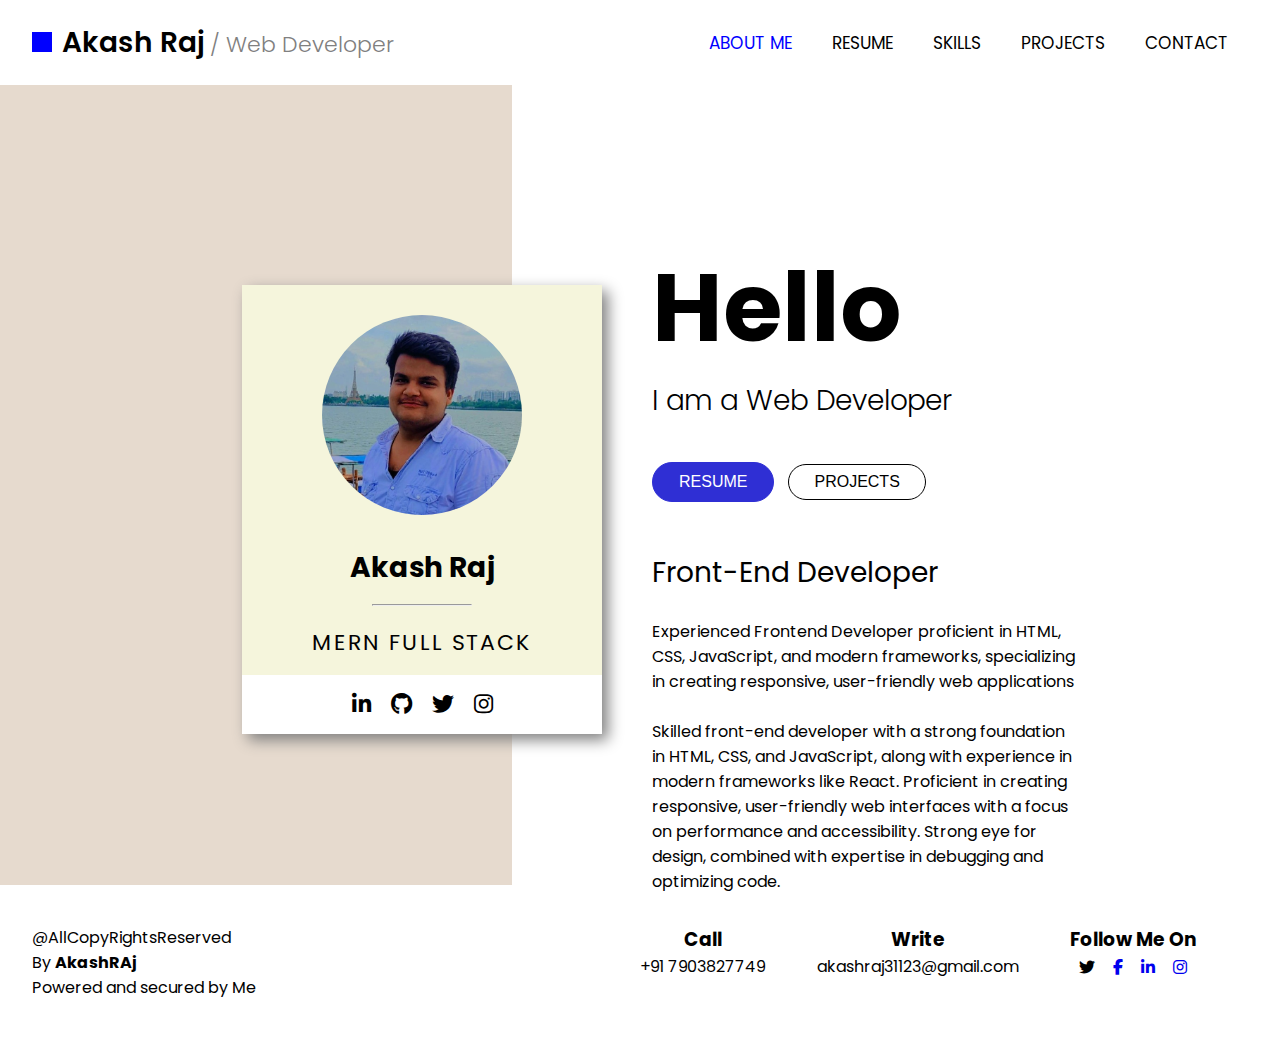
<file: index.html>
<!DOCTYPE html>
<html lang="en">

<head>
    <meta charset="UTF-8">
    <meta http-equiv="X-UA-Compatible" content="IE=edge">
    <meta name="viewport" content="width=device-width, initial-scale=1.0">
    <title>Hello Website</title>

    <link rel="stylesheet" href="./Personal_Portfolio/Style.css">

    <link rel="preconnect" href="https://fonts.googleapis.com">
    <link rel="preconnect" href="https://fonts.gstatic.com" crossorigin>
    <link
        href="https://fonts.googleapis.com/css2?family=Poppins:ital,wght@0,100;0,200;0,300;0,400;0,500;0,600;0,700;0,800;0,900;1,100;1,200;1,300;1,400;1,500;1,600;1,700;1,800;1,900&display=swap"
        rel="stylesheet">

    <link rel="stylesheet" href="https://cdnjs.cloudflare.com/ajax/libs/font-awesome/6.6.0/css/all.min.css">

</head>

<body>
    <div class="uni header-main-div">
        <div class="center">
            <header class="uni">
                <div class="left-side-header">
                    <a href="./index.html"><h2><span></span>Akash Raj<span>/ Web Developer</span></h2></a>
                </div>

                <div class="right-side-header">
                    <ul>
                        <li><a href="./index.html">About Me</a></li>
                        <li><a href="./Personal_Portfolio/Resume.html">Resume</a></li>
                        <li><a href="./Personal_Portfolio/Skills.html">Skills</a></li>
                        <li><a href="./Personal_Portfolio/Projects.html">Projects</a></li>
                        <li><a href="./Personal_Portfolio/Contact.html">Contact</a></li>
                    </ul>

                    <div class="cross-icon">
                        <i class="fa-solid fa-x"></i>
                    </div>
                </div>

                <div class="menu-icon">
                    <p><i class="fa-solid fa-bars"></i></p>
                </div>
            </header>
        </div>
    </div>

    <!-- Main contant starts from here -->
    
    <div class="main uni smoke-animation">

        <div class="left-side-main">
            <div class="profile">
                <img src="myimage.jpg" alt="">
                <h2>Akash Raj</h2>
                <hr>
                <p>Mern Full Stack</p>
                <ul>
                    <li><a href="https://www.linkedin.com/in/akash-raj-4937b421b/"><i class="fa-brands fa-linkedin-in"></i></a></li>
                    <li><a href="https://github.com/akashraj2022"><i class="fa-brands fa-github"></i></a></li>
                    <li><a href=""><i class="fa-brands fa-twitter"></i></a></li>
                    <li><a href="https://www.instagram.com/akash.r.aj/" target="_blank"><i class="fa-brands fa-instagram"></i></a></li>
                </ul>
            </div>
        </div>

        <div class="right-side-main">
            <div class="right-side-main-contant">
                <h1>Hello</h1>
                <h2>I am a Web Developer</h2>

                <ul>
                    <li>
                        <button><a href="./Personal_Portfolio/Resume.html">Resume</a></button>
                        <button><a href="./Personal_Portfolio/Projects.html">Projects</a></button>
                    </li>
                </ul>
                   <h2><b>Front-End Developer</b></h2>
                   <p>Experienced Frontend Developer proficient in HTML, CSS, JavaScript, and modern frameworks, 
                    specializing in creating responsive, user-friendly web applications</p><br>
                <p> Skilled front-end developer with a strong foundation in HTML, CSS, and JavaScript, along with experience in modern frameworks 
like React. Proficient in creating responsive, user-friendly web interfaces with a focus on performance and 
accessibility. Strong eye for design, combined with expertise in debugging and optimizing code.
                    
                    <br><br>
                </p>

            </div>
        </div>
    </div>

    <!-- Footer starts from here -->

<div class="uni footer-bg">
    <div class="center">
    <footer class="uni">
        <div class="left-side-footer">
            <p>
                @AllCopyRightsReserved<br>
              By <b>AkashRAj</b> 

            </p>
            <p>Powered and secured by Me</p>
        </div>

        <div class="right-side-footer">
            <ul>
                <li>
                    <h3>Call</h3>
                    <p>+91 7903827749</p>
                </li>
                <li>
                    <h3>Write</h3>
                    <p>akashraj31123@gmail.com</p>
                </li>
                <li>
                    <h3>Follow Me On</h3>
                    <p>
                              <i class="fa-brands fa-twitter"></i>
                            <a href="https://www.facebook.com/akashraj.1122/"><i class="fa-brands fa-facebook-f"></i></a>
                            <a href="https://www.linkedin.com/in/akash-raj-4937b421b/"><i class="fa-brands fa-linkedin-in"></i></a>
                            <a href="https://www.instagram.com/akash.r.aj/" target="_blank"><i class="fa-brands fa-instagram"></i>
                    </p>
                </li>
            </ul>
        </div>
    </footer>
    </div>
    </div>


    <script src="./Personal_Portfolio/Script.js"></script>
</body>

</html>
</file>
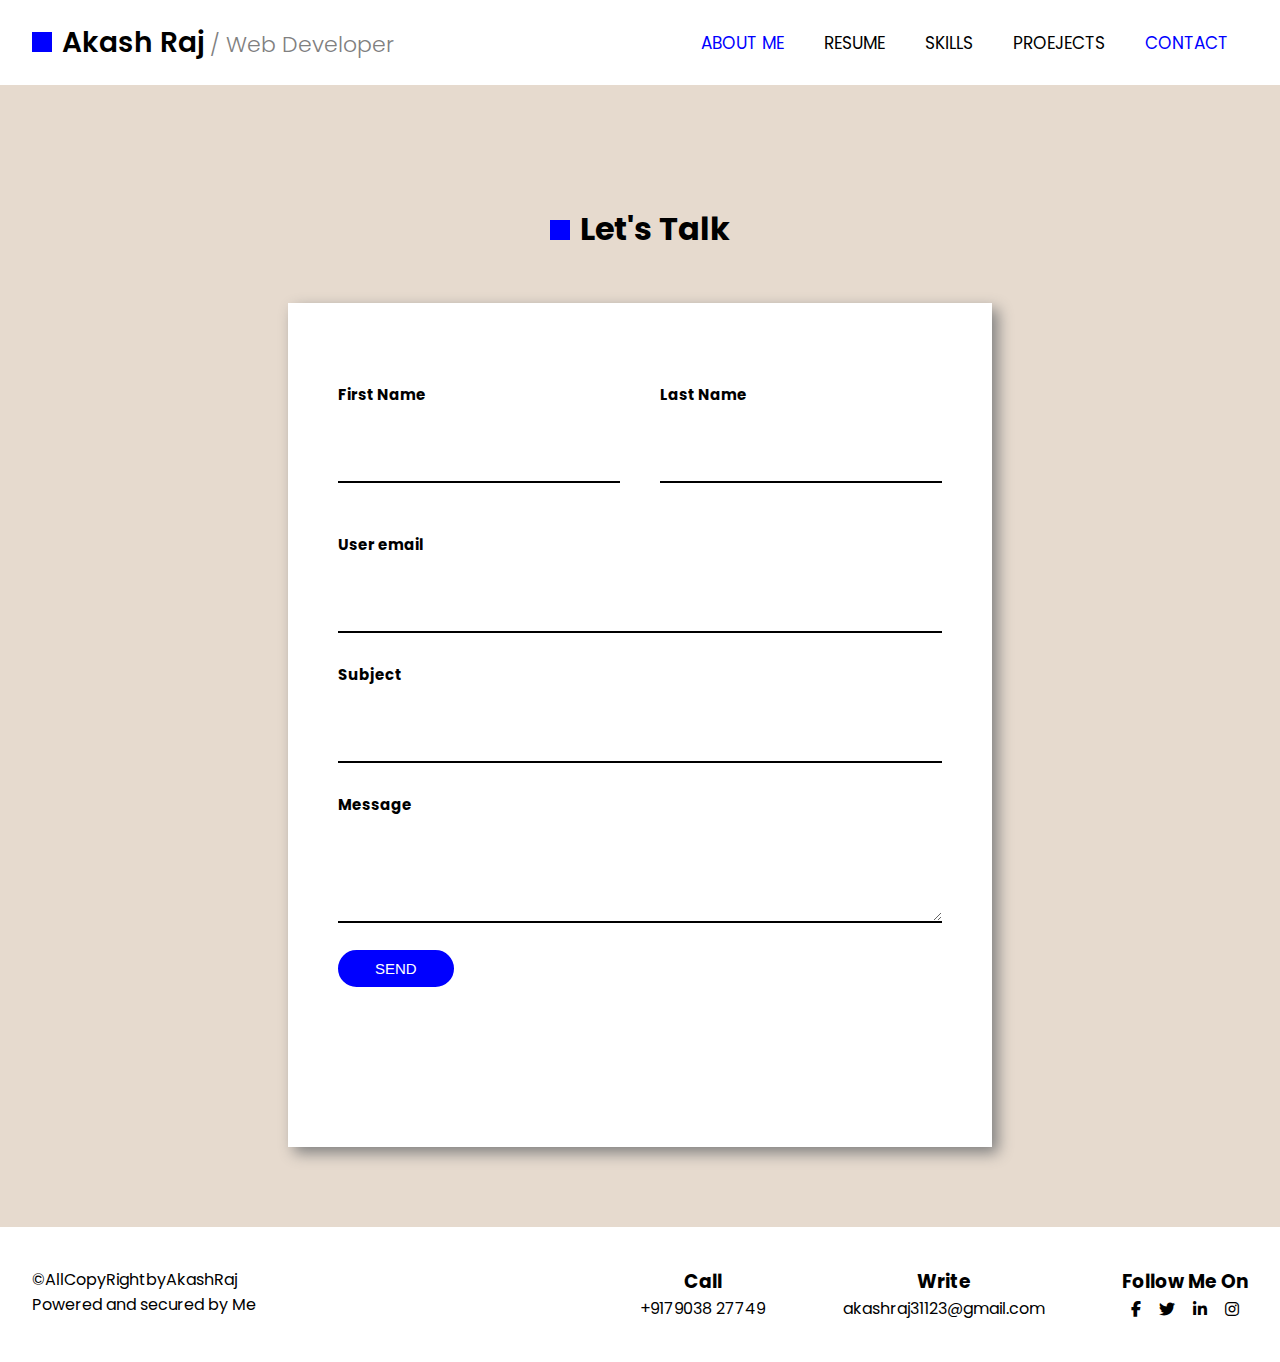
<file: Personal_Portfolio/Contact.html>
<!DOCTYPE html>
<html lang="en">

<head>
    <meta charset="UTF-8">
    <meta name="viewport" content="width=device-width, initial-scale=1.0">
    <title>Contact Page</title>


    <link rel="stylesheet" href="./Style.css">
    <link rel="stylesheet" href="./Project.css">
    <link rel="stylesheet" href="./Contact.css">



    <link rel="preconnect" href="https://fonts.googleapis.com">
    <link rel="preconnect" href="https://fonts.gstatic.com" crossorigin>
    <link
        href="https://fonts.googleapis.com/css2?family=Poppins:ital,wght@0,100;0,200;0,300;0,400;0,500;0,600;0,700;0,800;0,900;1,100;1,200;1,300;1,400;1,500;1,600;1,700;1,800;1,900&display=swap"
        rel="stylesheet">

    <link rel="stylesheet" href="https://cdnjs.cloudflare.com/ajax/libs/font-awesome/6.6.0/css/all.min.css">



</head>

<body>

    <div class="uni header-main-div">
        <div class="center">
            <header class="uni">
                <div class="left-side-header">
                    <a href="../index.html">
                        <h2><span></span>Akash Raj<span>/ Web Developer</span></h2>
                    </a>
                </div>

                <div class="right-side-header">
                    <ul>
                        <li><a href="../index.html">About Me</a></li>
                        <li><a href="./Resume.html">Resume</a></li>
                        <li><a href="./Skills.html">Skills</a></li>
                        <li><a href="./Projects.html">Proejects</a></li>
                        <li><a href="./Contact.html" style="color: blue;">Contact</a></li>
                    </ul>

                    <div class="cross-icon">
                        <i class="fa-solid fa-x"></i>
                    </div>
                </div>

                <div class="menu-icon">
                    <p><i class="fa-solid fa-bars"></i></p>
                </div>
            </header>
        </div>
    </div>

    <!-- main section starts here -->
    <main class="smoke-animation">

        <div class="uni">
            <div class="project-center">
                <div class="let-heading">
                    <h2><span></span>Let's Talk</h2>
                </div>

                <div class="contact-form">
                    <div class="user-names">
                        <div class="name-inputs">
                        <label for="first-name">First Name</label>
                        <input type="text">
                        </div>
                        <div class="name-inputs">
                        <label for="first-name">Last  Name</label>

                        <input type="text">
                        </div>


                    </div>

                    <div class="user-email">
                        <label for="email">User email</label>
                        <input type="email">
                    </div>

                    <div class="user-subject">
                        <label for="subject">Subject</label>
                        <input type="text">
                    </div>

                    <div class="user-message">
                        <label for="message">Message</label>
                        <textarea rows="7"></textarea>
                    </div>

                    <button>Send</button>
                </div>
            </div>
        </div>
    </main>


    <!-- Footer starts from here -->

    <div class="uni footer-bg">
        <div class="center">
            <footer class="uni">
                <div class="left-side-footer">
                    <p>
                        ©AllCopyRightbyAkashRaj</p>
                    <p>Powered and secured by Me</p>
                </div>

                <div class="right-side-footer">
                    <ul>
                        <li>
                            <h3>Call</h3>                    
                            <p>+9179038 27749</p>
                        </li>
                        <li>
                            <h3>Write</h3>
                            <p>akashraj31123@gmail.com</p>
                        </li>
                        <li>
                            <h3>Follow Me On</h3>
                            <p>
                                <i class="fa-brands fa-facebook-f"></i>
                                <i class="fa-brands fa-twitter"></i>
                                <i class="fa-brands fa-linkedin-in"></i>
                                <i class="fa-brands fa-instagram"></i>
                            </p>
                        </li>
                    </ul>
                </div>
            </footer>
        </div>
    </div>


    <script src="./Script.js"></script>
</body>

</html>
</file>
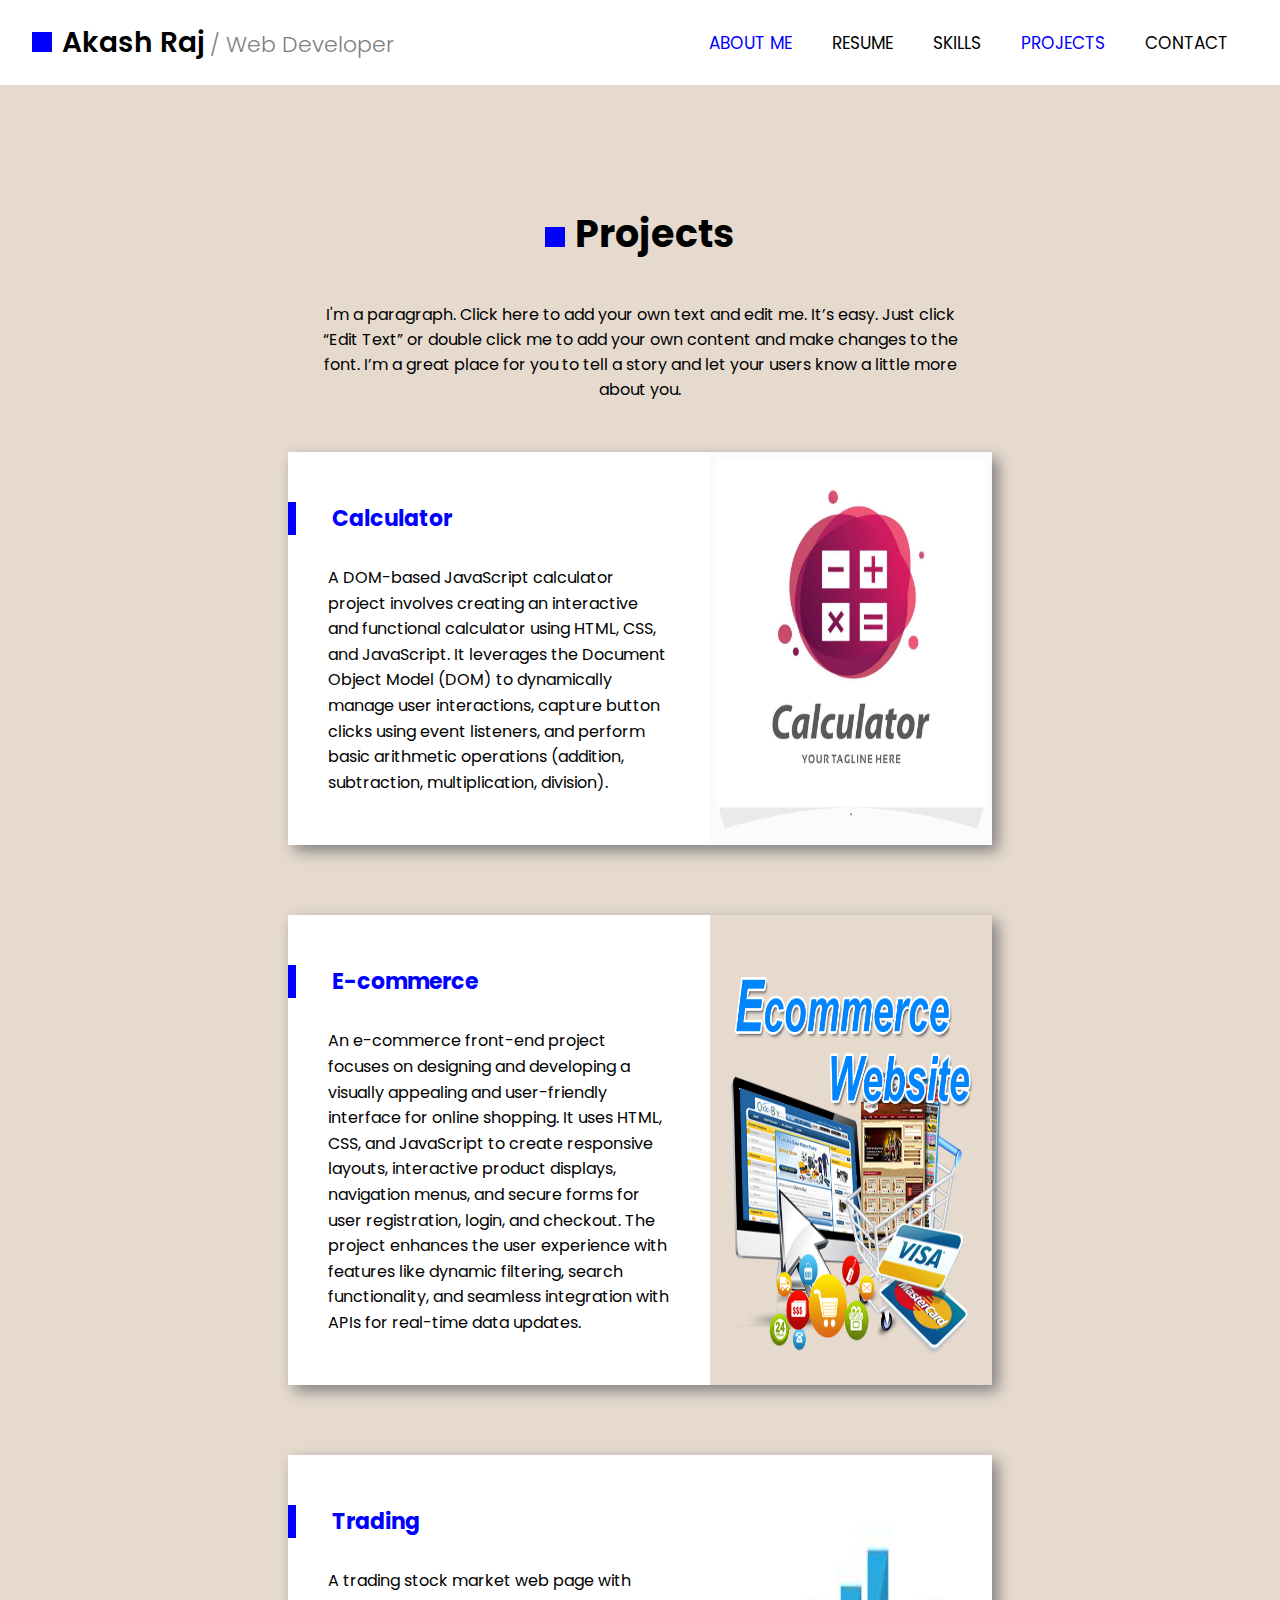
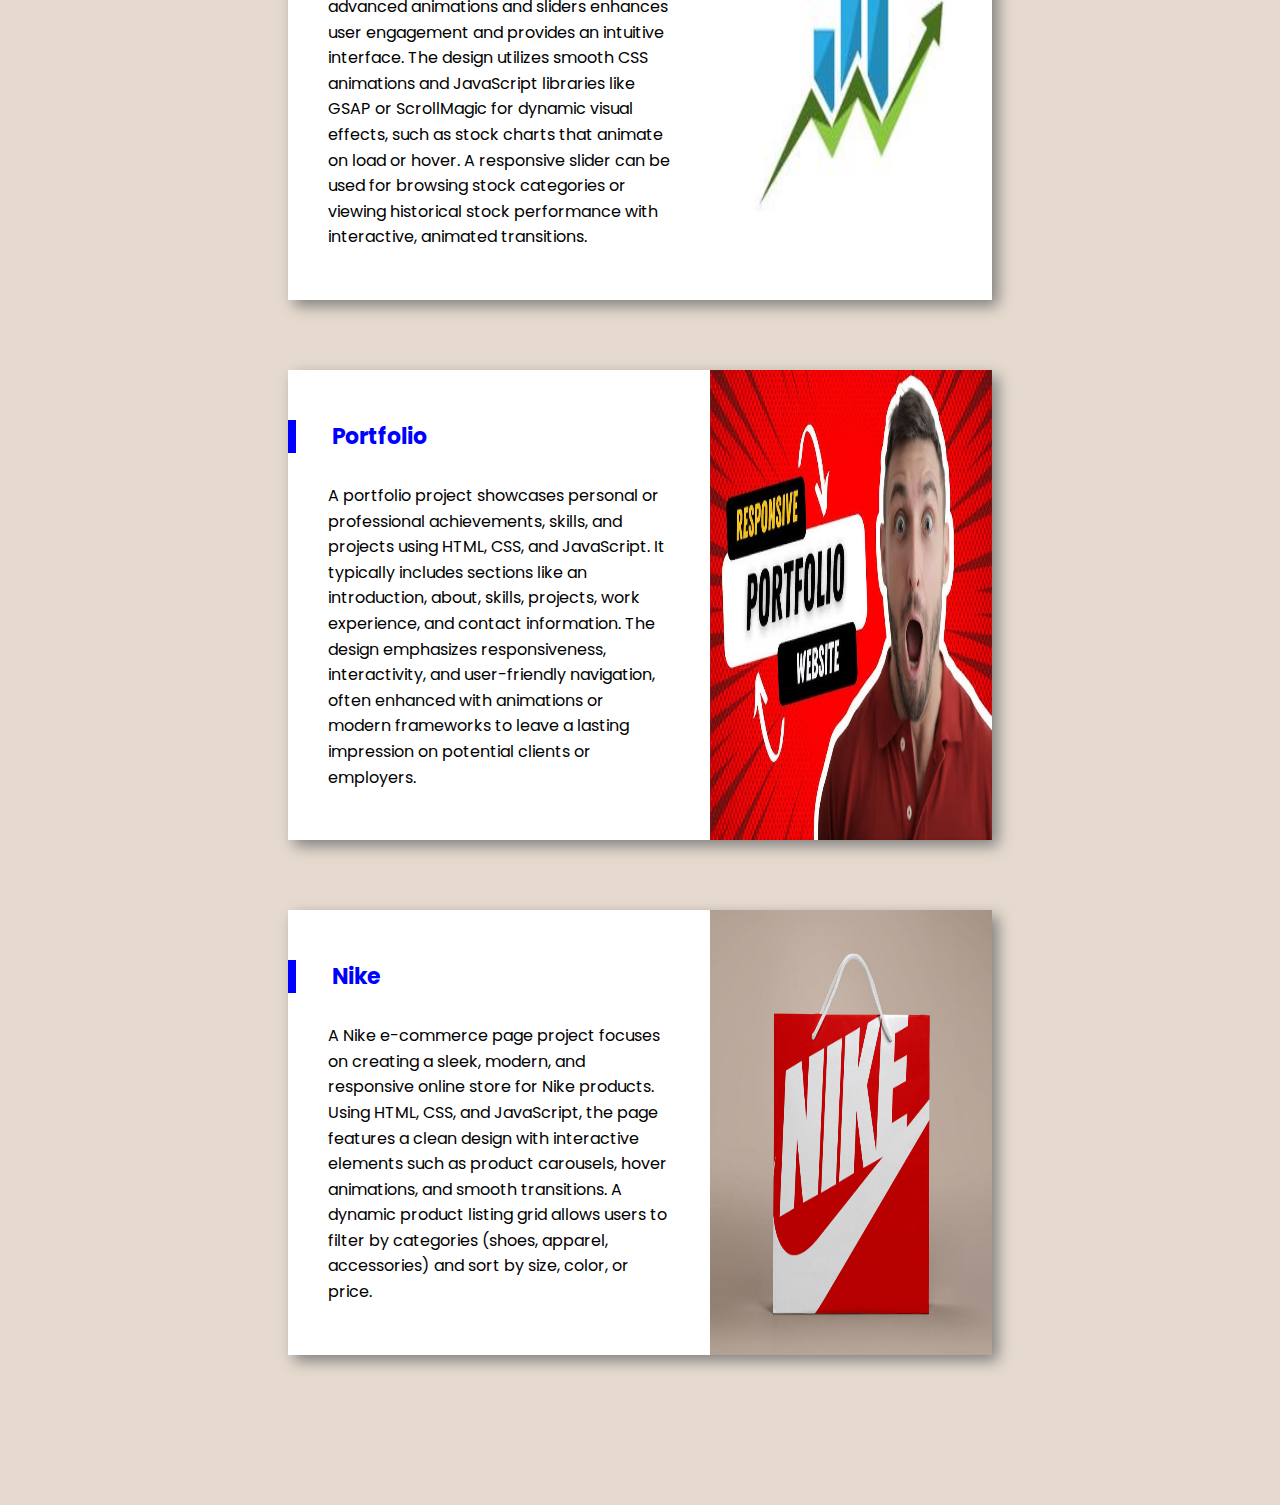
<file: Personal_Portfolio/Projects.html>
<!DOCTYPE html>
<html lang="en">
<head>
    <meta charset="UTF-8">
    <meta name="viewport" content="width=device-width, initial-scale=1.0">
    <title>Document</title>

    
    <link rel="stylesheet" href="./Style.css">
    <link rel="stylesheet" href="./Project.css">

    <link rel="preconnect" href="https://fonts.googleapis.com">
    <link rel="preconnect" href="https://fonts.gstatic.com" crossorigin>
    <link
        href="https://fonts.googleapis.com/css2?family=Poppins:ital,wght@0,100;0,200;0,300;0,400;0,500;0,600;0,700;0,800;0,900;1,100;1,200;1,300;1,400;1,500;1,600;1,700;1,800;1,900&display=swap"
        rel="stylesheet">

    <link rel="stylesheet" href="https://cdnjs.cloudflare.com/ajax/libs/font-awesome/6.6.0/css/all.min.css">


</head>
<body style="transition: all 4s;">

    <div class="uni header-main-div">
        <div class="center">
            <header class="uni">
                <div class="left-side-header">
                   <a href="../index.html"> <h2><span></span>Akash Raj<span>/ Web Developer</span></h2></a>
                </div>

                <div class="right-side-header">
                    <ul>
                        <li><a href="../index.html">About Me</a></li>
                        <li><a href="./Resume.html">Resume</a></li>
                        <li><a href="./Skills.html">Skills</a></li>
                        <li><a href="./Projects.html" style="color: blue;">Projects</a></li>
                        <li><a href="./Contact.html">Contact</a></li>
                    </ul>

                    <div class="cross-icon">
                        <i class="fa-solid fa-x"></i>
                    </div>
                </div>

                <div class="menu-icon">
                    <p><i class="fa-solid fa-bars"></i></p>
                </div>

            </header>
        </div>
    </div>
<!-- main section starts from here -->

    <main class="smoke-animation"> 
        <div class="uni">
            <div class="project-center">
                <div class="uni project">
                    <h2><span></span>Projects</h2>
                    <p>I'm a paragraph. Click here to add your own text and edit me. It’s easy. Just click “Edit Text” or double click me to add your own content and make changes to the font. I’m a great place for you to tell a story and let your users know a little more about you.


                    </p>
                </div>

                <div class="allprojects uni">
                    <div class="project-first uni">
                        <div class="project-summary">
                            <div class="project-name">
                                <h3>Calculator</h3>
                             
                            </div>

                            <p>
                               A DOM-based JavaScript calculator project involves creating an interactive and functional calculator using HTML, CSS, and JavaScript. It leverages the Document Object Model (DOM) to dynamically manage user interactions, capture button clicks using event listeners, and perform basic arithmetic operations (addition, subtraction, multiplication, division).
                            </p>
                        </div>

                        <div class="project-img">
                            <img src="./images/calculator.jpg" alt="">
                        </div>
                    </div>

                    
                    <div class="project-first uni">
                        <div class="project-summary">
                            <div class="project-name">
                                <h3>E-commerce</h3>
                             
                            </div>

                          <p>
                              An e-commerce front-end project focuses on designing and developing a visually appealing and user-friendly interface for online shopping. It uses HTML, CSS, and JavaScript to create responsive layouts, interactive product displays, navigation menus, and secure forms for user registration, login, and checkout. The project enhances the user experience with features like dynamic filtering, search functionality, and seamless integration with APIs for real-time data updates.
                          </p>
                        </div>

                        <div class="project-img">
                            <img src="./images/e-commerce-website.png" alt="">
                        </div>
                    </div>
                    <div class="project-first uni">
                        <div class="project-summary">
                            <div class="project-name">
                                <h3>Trading</h3>
                              
                            </div>
                            <p>
                                A trading stock market web page with advanced animations and sliders enhances user engagement and provides an intuitive interface. The design utilizes smooth CSS animations and JavaScript libraries like GSAP or ScrollMagic for dynamic visual effects, such as stock charts that animate on load or hover. A responsive slider can be used for browsing stock categories or viewing historical stock performance with interactive, animated transitions.
                            </p>
                          
                        </div>

                        <div class="project-img">
                            <img src="./images/trading.jpg" alt="">
                        </div>
                    </div>
                    <div class="project-first uni">
                        <div class="project-summary">
                            <div class="project-name">
                                <h3>Portfolio</h3>
                            
                            </div>

                           <p>
                               A portfolio project showcases personal or professional achievements, skills, and projects using HTML, CSS, and JavaScript. It typically includes sections like an introduction, about, skills, projects, work experience, and contact information. The design emphasizes responsiveness, interactivity, and user-friendly navigation, often enhanced with animations or modern frameworks to leave a lasting impression on potential clients or employers.
                           </p>
                        </div>

                        <div class="project-img">
                            <img src="./images/portfolio.jpg" alt="">
                        </div>
                    </div>


                    
                    <div class="project-first uni">
                        <div class="project-summary">
                            <div class="project-name">
                                <h3>Nike</h3>
                             
                            </div>

                          <p>
                              A Nike e-commerce page project focuses on creating a sleek, modern, and responsive online store for Nike products. Using HTML, CSS, and JavaScript, the page features a clean design with interactive elements such as product carousels, hover animations, and smooth transitions. A dynamic product listing grid allows users to filter by categories (shoes, apparel, accessories) and sort by size, color, or price.
                          </p>
                        </div>

                        <div class="project-img">
                            <img src="./images/nike.jpg" alt="">
                        </div>
                    </div>
                </div>
            </div>
        </div>
    </main>
    
       <!-- Footer starts from here -->

<div class="uni footer-bg">
    <div class="center">
    


    <script src="./Script.js"></script>
    </div>
    </div>
</body>
</html>
</file>
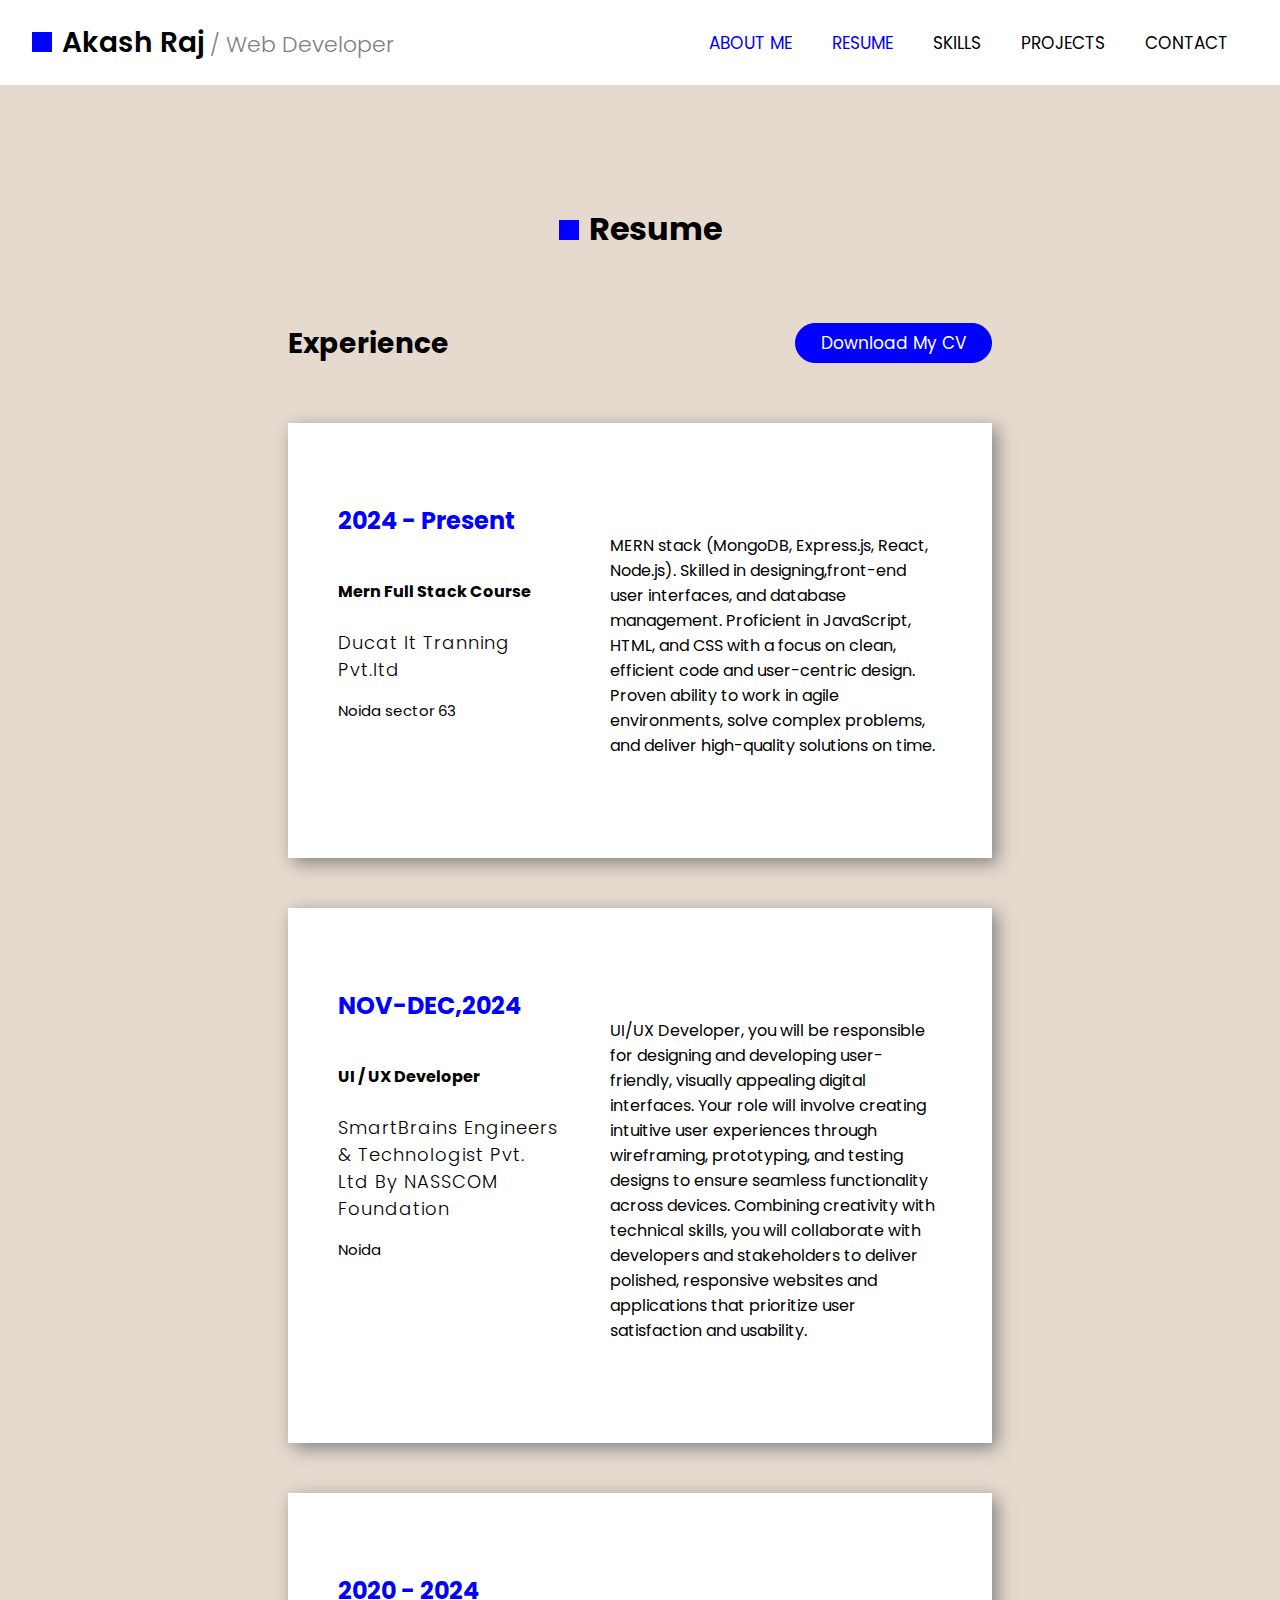
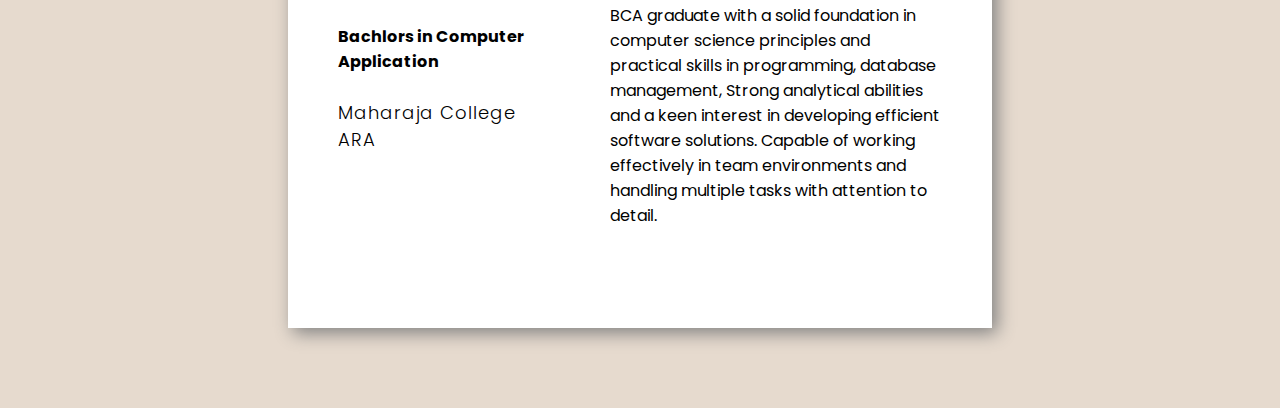
<file: Personal_Portfolio/Resume.html>
<!DOCTYPE html>
<html lang="en">

<head>
    <meta charset="UTF-8">
    <meta name="viewport" content="width=device-width, initial-scale=1.0">
    <title>Resume Page</title>


    <link rel="stylesheet" href="./Style.css">
    <link rel="stylesheet" href="./Project.css">
    <link rel="stylesheet" href="./Resume.css">

    <link rel="preconnect" href="https://fonts.googleapis.com">
    <link rel="preconnect" href="https://fonts.gstatic.com" crossorigin>
    <link
        href="https://fonts.googleapis.com/css2?family=Poppins:ital,wght@0,100;0,200;0,300;0,400;0,500;0,600;0,700;0,800;0,900;1,100;1,200;1,300;1,400;1,500;1,600;1,700;1,800;1,900&display=swap"
        rel="stylesheet">

    <link rel="stylesheet" href="https://cdnjs.cloudflare.com/ajax/libs/font-awesome/6.6.0/css/all.min.css">


</head>

<body>

    <div class="uni header-main-div">
        <div class="center">
            <header class="uni">
                <div class="left-side-header">
                    <a href="../index.html">
                        <h2><span></span>Akash Raj<span>/ Web Developer</span></h2>
                    </a>
                </div>

                <div class="right-side-header">
                    <ul>
                        <li><a href="../index.html">About Me</a></li>
                        <li><a href="./Resume.html" style="color: blue;">Resume</a></li>
                        <li><a href="./Skills.html">Skills</a></li>
                        <li><a href="./Projects.html">Projects</a></li>
                        <li><a href="./Contact.html">Contact</a></li>
                    </ul>


                    <div class="cross-icon">
                        <i class="fa-solid fa-x"></i>
                    </div>

                </div>


                <div class="menu-icon">
                    <p><i class="fa-solid fa-bars"></i></p>
                </div>
            </header>
        </div>
    </div>



    <main class="uni smoke-animation">
        <div class="uni">
            <div class="project-center">
                <div class="resume uni">
                    <h1><span></span>Resume</h1>
                    <div class="uni">
                        <h2>Experience</h2>
                        
                       
                        <a id="downloadCv" href="https://docs.google.com/document/d/145wIbyZeMej6t2ROfHs7rDvh7taE-L79_N1p51YKH1M/edit?usp=sharing">Download My CV</a>
                       
                    </div>
                </div>

                <div class="allworks uni">
                    <div class="work-first uni">
                        <div class="work-year">
                            <h2>2024 - Present</h2><br>
                            <b>Mern Full Stack Course</b><br><br>
                            <h3>Ducat It Tranning Pvt.ltd</h3>
                            <p>Noida sector 63</p>
                        </div>

                        <div class="work-summary">
                            <p>
                                MERN stack (MongoDB, Express.js, React, Node.js). Skilled in designing,front-end user
                                interfaces, and database management. Proficient in JavaScript, HTML, and CSS with a
                                focus on clean, efficient code and user-centric design. Proven ability to work in agile
                                environments, solve complex problems, and deliver high-quality solutions on time.
                            </p>


                        </div>


                    </div>
                    <div class="work-first uni">
                        <div class="work-year">
                            <h2>NOV-DEC,2024</h2><br>
                            <b>UI / UX Developer</b><br><br>
                            <h3>SmartBrains Engineers & Technologist Pvt. Ltd By NASSCOM Foundation</h3>
                            <p>Noida</p>
                        </div>

                        <div class="work-summary">
                            <p>
                                UI/UX Developer, you will be responsible for designing and developing user-friendly, visually appealing digital interfaces. Your role will involve creating intuitive user experiences through wireframing, prototyping, and testing designs to ensure seamless functionality across devices. Combining creativity with technical skills, you will collaborate with developers and stakeholders to deliver polished, responsive websites and applications that prioritize user satisfaction and usability.
                            </p>


                        </div>
                    </div>

                    


                    <div class="work-first uni">
                        <div class="work-year">
                            <h2>2020 - 2024</h2>
                            <b>Bachlors in Computer Application</b><br><br>
                            <h3>Maharaja College ARA<h3>

                        </div>

                        <div class="work-summary">


                            <p>
                                BCA graduate with a solid foundation in computer science principles and practical skills
                                in programming,
                                database management, Strong analytical
                                abilities and a keen interest in developing efficient software solutions. Capable of
                                working effectively in team environments and handling multiple tasks with attention to
                                detail.
                            </p>
                        </div>
                    </div>


                </div>
            </div>
        </div>
    </main>



    </div>
    </div>
   


    <script src="./Script.js"></script>
</body>

</html>
</file>
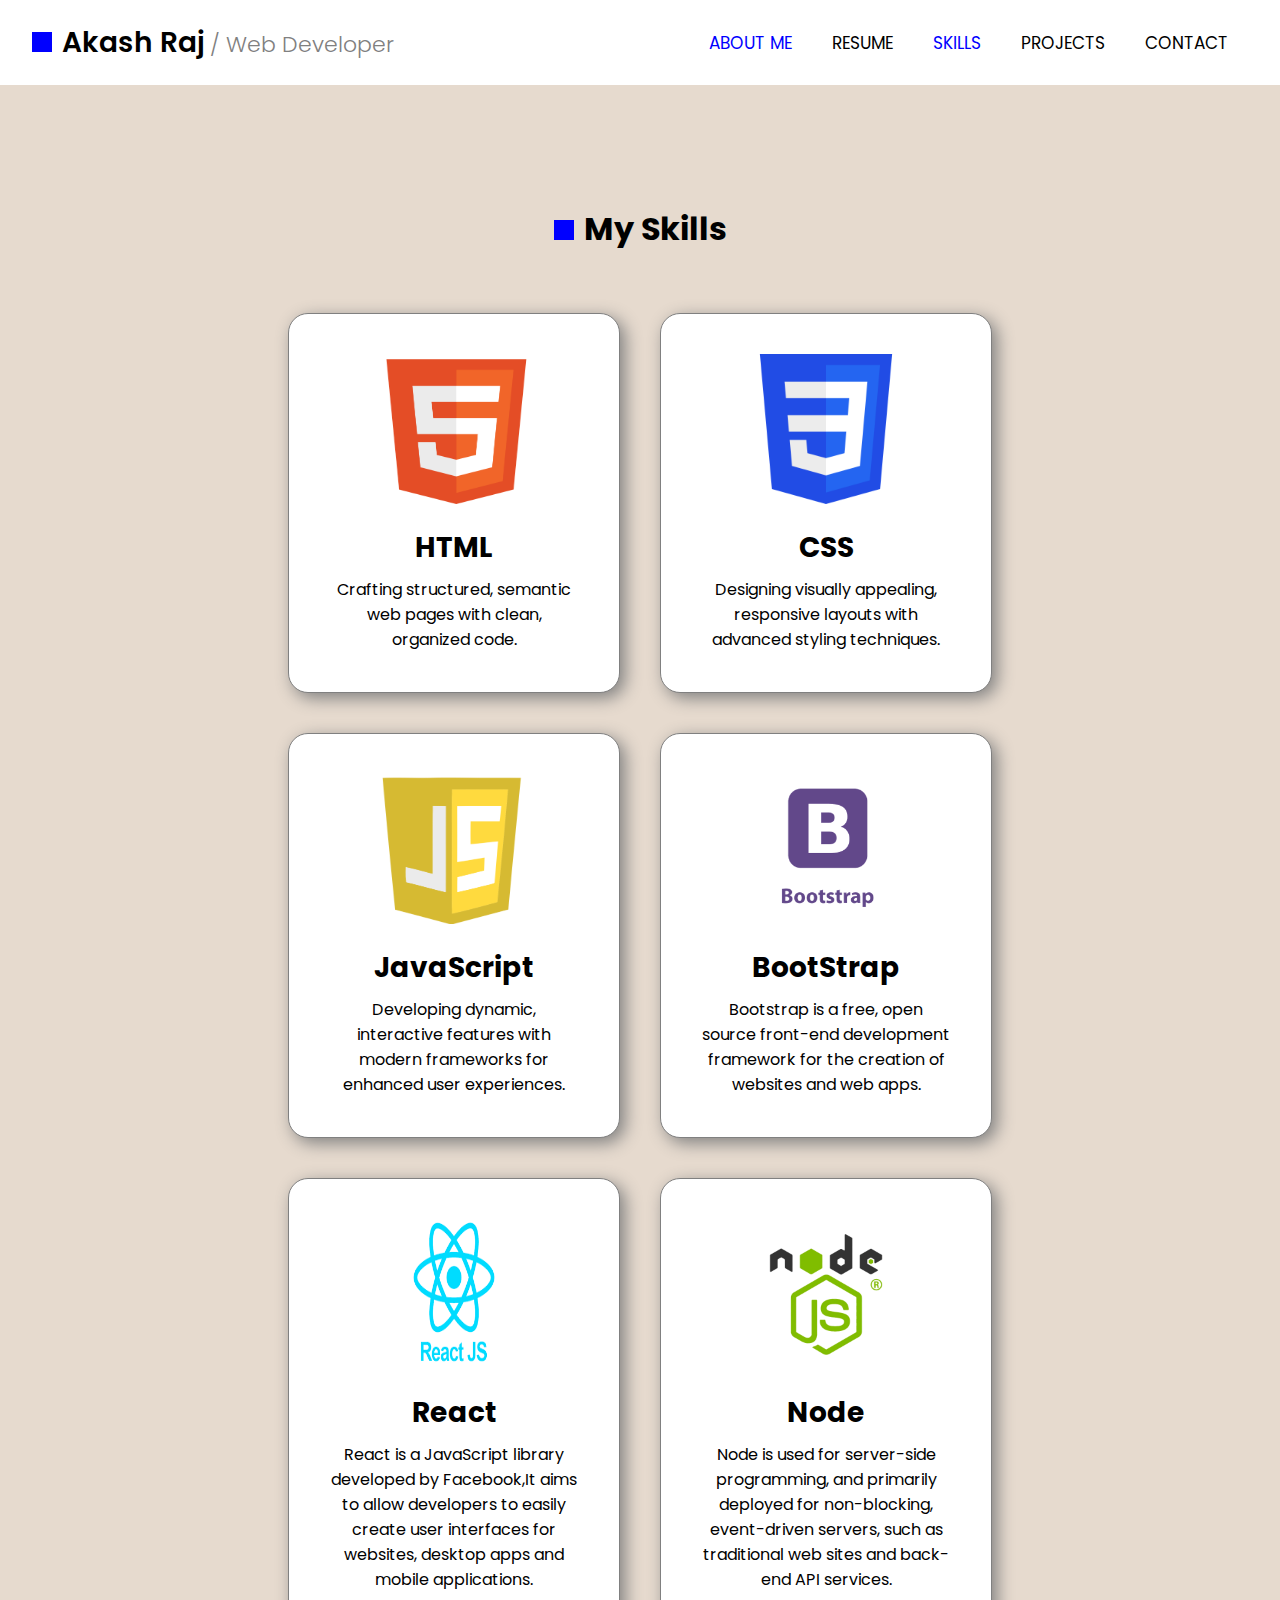
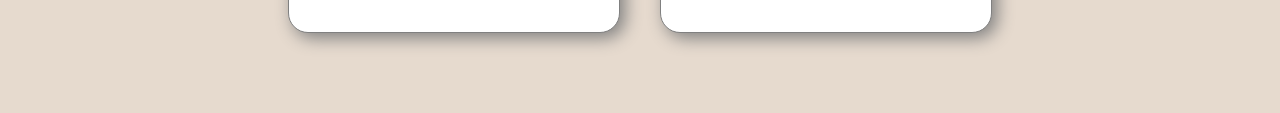
<file: Personal_Portfolio/Skills.html>
<!DOCTYPE html>
<html lang="en">
<head>
    <meta charset="UTF-8">
    <meta name="viewport" content="width=device-width, initial-scale=1.0">
    <title>Document</title>

    <link rel="stylesheet" href="./Style.css">
    <link rel="stylesheet" href="./Project.css">
    <link rel="stylesheet" href="./Skills.css">

    <link rel="preconnect" href="https://fonts.googleapis.com">
    <link rel="preconnect" href="https://fonts.gstatic.com" crossorigin>
    <link
        href="https://fonts.googleapis.com/css2?family=Poppins:ital,wght@0,100;0,200;0,300;0,400;0,500;0,600;0,700;0,800;0,900;1,100;1,200;1,300;1,400;1,500;1,600;1,700;1,800;1,900&display=swap"
        rel="stylesheet">

    <link rel="stylesheet" href="https://cdnjs.cloudflare.com/ajax/libs/font-awesome/6.6.0/css/all.min.css">


</head>
<body>
    <div class="uni header-main-div">
        <div class="center">
            <header class="uni">
                <div class="left-side-header">
                    <a href="../index.html"><h2><span></span>Akash Raj<span>/ Web Developer</span></h2></a>
                </div>

                <div class="right-side-header">
                    <ul>
                        <li><a href="../index.html">About Me</a></li>
                        <li><a href="./Resume.html">Resume</a></li>
                        <li><a href="./Skills.html" style="color: blue;">Skills</a></li>
                        <li><a href="./Projects.html">Projects</a></li>
                        <li><a href="./Contact.html">Contact</a></li>
                    </ul>

                    
                    <div class="cross-icon">
                        <i class="fa-solid fa-x"></i>
                    </div>

                </div>

                
                <div class="menu-icon">
                    <p><i class="fa-solid fa-bars"></i></p>
                </div>
            </header>
        </div>
    </div>


    <!-- main section starts from here  -->

    <main class="uni smoke-animation">
        <div class="project-center">
            <div class="uni skill-heading">
                <h1><span></span>My Skills</h1>

                <div class="allskills uni">
                    <div class="skill-first">
                        <img src="./images/htmllogo.png" alt="">
                        <h2>HTML</h2>
                        <p> Crafting structured, semantic web pages with clean, organized code.</p>
                    </div>

                    
                    <div class="skill-first">
                        <img src="./images/CSS3_logo.svg.png" alt="">
                        <h2>CSS</h2>
                        <p>Designing visually appealing, responsive layouts with advanced styling techniques.</p>
                    </div>

                    
                    <div class="skill-first">
                        <img src="./images/png-javascript-badge-picture-8.png" alt="">
                        <h2>JavaScript</h2>
                        <p>Developing dynamic, interactive features with modern frameworks for enhanced user experiences.</p>
                    </div>

                     <div class="skill-first">
                        <img src="./images/bootstrap.png" alt="">
                        <h2>BootStrap</h2>
                        <p>Bootstrap is a free, open source front-end development framework for the creation of websites and web apps.</p>
                    </div>



                     <div class="skill-first">
                        <img src="./images/react.png" alt="">
                        <h2>React</h2>
                        <p>React is a JavaScript library developed by Facebook,It aims to allow developers to easily create user interfaces for websites, desktop apps and mobile applications.</p>
                    </div>

                    
                
                    <div class="skill-first">
                        <img src="./images/node.webp" alt="">
                        <h2>Node</h2>
                        <p>Node is used for server-side programming, and primarily deployed for non-blocking, event-driven servers, such as traditional web sites and back-end API services. </p>
                    </div>
                </div>
            </div>
        </div>
    </main>



    


    </div>
    </div>


    <script src="./Script.js"></script>
</body>
</html>
</file>
<file: Personal_Portfolio/Style.css>
*{
    padding: 0;
    margin: 0;
    box-sizing: border-box;
}

a{
    text-decoration: none;
}

.smoke-animation{
    animation:smoke 3s ease 1;
}

@keyframes smoke {
    0%{
        opacity: 0;
    }

    100%{
        opacity: 1;
    }
}

body{
    font-family: "Poppins", sans-serif;
    transition: ease 1s;
}

.uni{
    width: 100%;
}

.center{
    width: 95%;
    margin: auto;
}

header{
    display: flex;
    justify-content: space-between;
    
    height: 85px;
    align-items: center;
    
}

.header-main-div{
    position: sticky;
    z-index: 10;
    background-color: white;
    top: 0;
}

header .right-side-header ul{
    display: flex;
    list-style: none;
}

header .right-side-header ul li a{
    color: black;
    padding: 10px 20px;
    text-decoration: none;
    display: block;
    font-size: 17px;
    text-transform: uppercase;
}

.cross-icon{
    display: none;
}

header .right-side-header ul li a:active{
    color: blue;
}

.right-side-header ul li:nth-child(1) a{
    color: blue;
}

.left-side-headerm h2{
    display: flex;
}

header .left-side-header h2 span:nth-child(1){
    width: 20px;
    height: 20px;
    display: inline-block;
    background-color: blue;
    margin-right: 10px;
}

.left-side-header a{
    text-decoration: none;
    color: black;
}

.left-side-header h2{
    font-size: 28px;
    font-weight: 600;
}

header .left-side-header h2 span:nth-child(2){
    font-weight: 300;
    font-size: 22px;
    color: gray;
    padding-left: 5px;
}


/* menu icon css */

    .menu-icon{
        display: none;
        font-size: 20px;
    }
/* menu icon css ends here  */



/* main div style starts from here */

.main{
    width: 100%;
    height: 800px;
    display: flex;
    flex-wrap: wrap;
}

.main .left-side-main{
    width: 40%;
    background-color:rgb(230,218,206);
    height: 100%;
    /* background-attachment: fixed; */
    display: inline-block;
    position: relative;

}

.main .right-side-main{
    width: 60%;
    height: 100%;
    align-content: center;
}

.main .left-side-main .profile{
    width: 360px;
    /* right: -90px; */
    text-align: center;
    position: absolute;
    top: 200px;
    right: -90px;
    background-color: beige;
    color: black;
    /* color: white; */
    padding-top: 30px;
    box-shadow: 6px 6px 14px gray;
}

.profile h2{
    margin-top: 25px;
    font-size: 28px;
}

.profile img{
    border-radius: 50%;
    width: 200px;
    height: 200px;
}

.profile hr{
    width: 100px;
    height: 2px;
    color: white;
    margin: auto;
    margin-top: 15px;
    margin-bottom: 20px;
}

.profile ul{
    width: 100%;
    background-color: white;
    margin-top: 16px;
}


.profile p{
    letter-spacing: 2px;
    font-size: 22px;
    text-transform: uppercase;
}

.profile ul li{
    list-style: none;
    display: inline-block;
    padding: 13px 8px;
}

.profile ul li a{
    /* color: white; */
    font-size: 22px;
    color: black;
}

.right-side-main .right-side-main-contant{
    padding-left: 140px;
    padding-right: 200px;
}

.right-side-main-contant h1{
    font-size: 96px;
    padding-top: 150px;
}

.right-side-main-contant h2{
    font-size: 28px;
    margin-bottom: 25px;
    font-weight: 300;
}

.right-side-main-contant ul li{
    list-style: none;
    margin-bottom: 50px;
    margin-top: 40px;
}

.right-side-main-contant ul li button{
    padding: 8px 25px;
    font-size: 16px;
    text-transform: uppercase;
    border-radius: 20px;
    border: none;
    background-color: white;
    border: 1px solid black;
    transition: all 0.5s;

}

.right-side-main-contant ul li button:nth-child(1) a{
    color: white;
}


.right-side-main-contant ul li button:nth-child(2) a{
    color: black;
}

.right-side-main-contant ul li button:nth-child(1){
    background-color: rgb(47, 47, 212);
    color: white;
    padding: 10px 26px;
    margin-right: 10px;
    border: none;
    border: 1px solid rgb(47, 47, 212);

}

.right-side-main-contant ul li button:nth-child(1):hover{
    background-color: white;
    /* padding: 8px 24px; */
    color: black;
    outline: none;
    transition: all 0.5s;
    border: 1px solid black;
}

.right-side-main-contant ul li button:nth-child(1):hover a{
    color: black;
}


.right-side-main-contant ul li button:nth-child(2):hover a{
    color: white;
}

.right-side-main-contant ul li button:nth-child(2):hover{
    background-color: blue;
    /* padding: px 25px; */
    color: white;
    transition: all 0.5s;
    border: 1px solid black;
}

/* Footer style starts from here */

footer{
    display: flex;
    flex-wrap: wrap;
    justify-content: space-between;
    margin-top: 40px;
    margin-bottom: 40px;
}

footer .left-side-footer{
    width: 50%;
}

footer .right-side-footer
{
    width: 50%;
}

.right-side-footer ul{
    display: flex;
    flex-wrap: wrap;
    gap: 20px;
    list-style: none;
    justify-content: space-between;
}

.right-side-footer ul li{
    text-align: center;
}

.right-side-footer ul li p i{
    padding: 5px 7px;
}

img{
    max-width: 100%;
}

/* /menu animation class style  */

.newanimation{
    transition: all 1s;
    animation: menuanim 1s ease 1;
}

@keyframes menuanim {
    0%{
        /* height: 0; */
        opacity: 0.5;
    }

    100%{
        /* height: 100vh; */
        opacity: 1;
    }
    
}


/* media query starts from here  */

@media only screen and (max-width:650px){
   
    .header-main-div{
        border-bottom: 1px solid gray;
    }


    .main .left-side-main{
        position: static;
        height: auto;
        background-color: white;
        width: 100%;
        display: flex;
        align-items: center;
        justify-content: center;
        
    }

    .main .right-side-main{
        width: 100%;
    }

    .right-side-main .right-side-main-contant{
        max-width: 80%;
        margin: auto;
        text-align: center;
        padding: 20px 0px;
    }

    .right-side-main-contant h1{
        font-size: 56px;
        padding-top: 60px;
    }

    .right-side-main-contant h2{
        font-size: 22px;
    }

    .right-side-main-contant p{
        line-height: 1.3;
    }

    .main{
        height: auto;
    }

    .main .left-side-main .profile{
        position: static;
        max-width: 300px;
        margin-top: 60px;
    }

    .right-side-main-contant ul li button{
        padding: 6px 20px;
        font-size: 15px;
    }

    
.right-side-main-contant ul li button:nth-child(1){
    
    padding: 8px 22px;
    font-size: 15px;
}

.footer-bg{
    background-color: beige;
}

    footer{
        flex-direction: column;
        justify-content: center;
        background-color: beige;
    }

    footer .left-side-footer{
        text-align: center;
        width: 100%;
        padding-block: 30px;
        border-bottom: 1px solid gray;
    }

    footer .right-side-footer{
        width: 100%;
        padding-block: 20px;
    }

    .right-side-footer ul{
        flex-direction: column;
        gap: 30px;
    }
    
}

/* Mobile and tablet header  */

@media screen and (min-width:200px)  and (max-width:950px){
    .menu-icon{
        display: block;
        padding-right: 10px;
    }

    header .right-side-header{
        display: none;
        position: absolute;
    width: 100%;
    padding-block: 70px;
    top: 0;
    left: 0;
    max-width: 100%;
    max-height: 100vh;
    background: white;
    height: 100vh;
    /* display: flex; */
    align-items: center;
    justify-content: center;
    transition: all 1s;
    }


    header .right-side-header ul{
        flex-direction: column;
        text-align: center;
        padding-top: 95px;
    }

    .right-side-header .cross-icon{
        display: none;
        position: absolute;
    top: 30px;
    right: 24px;
    }

    header .left-side-header{
        padding-left: 10px;
    }

    .left-side-header h2{
        font-size: 18px;
    }

    header .left-side-header h2 span:nth-child(2){
        font-size: 15px;
    }

    header .left-side-header h2 span:nth-child(1)
    {
        width: 15px;
        height: 15px;
        margin-right: 5px;
    }

    .right-side-header{
        display: none;
    }
 
}


/* Tablet media query starts from here  */


@media screen and (min-width:651px) and (max-width:950px){


    
    .left-side-header h2{
        font-size: 30px;
    }

    header .left-side-header h2 span:nth-child(2){
        font-size: 20px;
    }

    header .left-side-header h2 span:nth-child(1)
    {
        width: 20px;
        height: 20px;
        margin-right: 5px;
    }



    .main{
        height: 700px;
    }

    .main .left-side-main .profile{
        max-width: 280px;
        right: -39px;
        top: 140px;
    }

    .profile img{
        width: 160px;
        height: 160px;
    }

    .profile h2{
        margin-top: 13px;
        font-size: 22px;
    }

    .profile hr{
        margin-block: 8px;
    }

    .profile p{
        font-size: 18px;
    }

    .profile ul li{
        padding: 6px 10px;
        font-size: 16px;
    }

    .main .right-side-main .right-side-main-contant{
        max-width: 295px;
        padding: 0;
        margin: auto;
    }

    .right-side-main .right-side-main-contant h1{
        font-size: 66px;
    padding-top: 50px;
    }

    .right-side-main-contant h2{
        font-size: 20px;
        margin-bottom: 13px;
    }

    .right-side-main-contant ul li{
        margin-bottom: 16px;
        margin-top: 16px;
    }

    .right-side-main-contant ul li button{
        font-size: 15px;
        padding: 6px 18px;
        /* margin-right: 5px; */
    }

    .right-side-main .right-side-main-contant ul li button:nth-child(1){
        padding: 6px 18px;
        margin-right: 5px;
    }

    
    .right-side-main .right-side-main-contant ul li button:nth-child(2){
        padding: 6px 18px;
        /* margin-right: 5px; */
    }

    .right-side-main-contant p{
        font-size: 15px;
    }

}

@media screen and (min-width:651px) and (max-width:1150px){
    
    footer .left-side-footer{
        display: flex;
        align-items: center;
        flex-direction: column;
        justify-content: center;
        border-right: 1px solid gray;
    }

    footer .right-side-footer ul{
        flex-direction: column;
    justify-content: center;
    align-items: center;
    width: 100%;
    padding-block: 30px;
    }    
}
</file>
<file: Personal_Portfolio/Project.css>
main{
background-color: rgb(230, 218, 206);
padding: 120px 0px 80px 0px;
}

.project-center{
    width: 55%;
    margin: auto;
}

.project{
    text-align: center;
    padding: 0px 20px;
    margin-bottom: 50px;
}

.project h2{
    font-size: 38px;
    margin-bottom: 40px;
}

.project h2 span{
    width: 20px;
    display: inline-block;
    margin-right: 10px;
    height: 20px;
    background-color: blue;
}

.project-first{
    display: flex;
    margin-bottom: 70px;
    box-shadow: 6px 6px 14px gray;
    /* box-shadow: ; */
}

.project-summary{
    width: 60%;
    background-color: white;
    padding-top: 50px;
    padding-bottom: 50px;
}

.project-img{
    width: 40%;
}

.project-img img{
    width: 100%;
    height: 100%;
}

.project-summary .project-name{
    border-left: 8px solid blue;   
    padding-left: 36px;
}

.project-name h3{
    font-size: 22px;
    color: blue;
}

.project-name span{
    font-size: 14px;
}

.project-summary p{
    margin-top: 30px;
    line-height: 1.6;
    padding:0px 40px;
}

/* media query starts from here  */

@media only screen and (max-width:650px){
    main{
        padding-block: 40px;
    }

    .project-center{
        width: 84%;
    }

    .project h2{
        font-size: 26px;
        margin-bottom: 20px;
    }

    .project h2 span{
        width: 16px;
        margin-right: 6px;
        height: 16px;
    }

    .project{
        padding: 0;
        margin-bottom: 30px;
    }

    .project p{
        font-size: 15px;
    }

    .project-summary P{
        padding: 0PX 20px;
    }
}


@media screen and (min-width:300px) and (max-width:950px) {

    .project-center{
        width: 70%;
    }
    
    .project-first{
        flex-direction: column-reverse;
        margin-top: 20px;
    }

    .project-first .project-img{
        width: 100%;
    }

    .project-first .project-summary{
        width: 100%;
    }

}

@media screen and (min-width:651px) and (max-width:950px) {
    main{
        padding-top: 80px;
    }
}

@media screen and (min-width:950px) and (max-width:1200px){
    .project-center{
        width: 70%;
    }
}
</file>
<file: Personal_Portfolio/Contact.css>
.let-heading h2 span{
    width: 20px;
    height: 20px;
    background-color: blue;
    display: inline-block;
    margin-right: 10px;
}

.let-heading h2{
    font-size: 32px;
    text-align: center;
    margin-bottom: 50px;
}

.contact-form{
    padding: 50px 50px 160px 50px;
    background-color: white;
    box-shadow: 6px 6px 14px gray;

}

.user-names{
    display: flex;
    gap: 40px;
    margin-bottom: 50px;
}

.contact-form .user-names .name-inputs{
    width: 50%;
    display: block;
}

.contact-form .user-names .name-inputs label,input{
    display: block;
    width: 100%;
}



.user-names .name-inputs input{
    border: none;
    outline: none;
    border-bottom: 2px solid black;
}

.contact-form label{
    font-size: 15px;
    margin-top: 30px;
    display: block;
    font-weight: bold;
}

.contact-form input{
    border: none;
    margin-top: 40px;
    border-bottom: 2px solid black;
    outline: none;
    padding: 10px;
    color: blue;
}

.contact-form input:hover{
    border-bottom: 2px solid blue;
    transition: all 0.5s;
}

.contact-form .user-message textarea{
    border: none;
    outline: none;
    width: 100%;
    border-bottom: 2px solid black;
}

.contact-form textarea:active{
    
    border-bottom: 2px solid blue;
    transition: all 0.5s;
}

.contact-form button{
    display: block;
    text-transform: uppercase;
    padding: 8px 35px;
    font-size: 15px;
    background-color: blue;
    color: white;
    margin-top: 20px;
    border-radius: 20px;
    border:2px solid blue;
    transition: all 0.5s;

}

.contact-form button:hover{
    background-color: white;
    color: black;
    transition: all 0.5s;
}

@media screen and (max-width:650px){
    .let-heading h2{
        font-size: 26px;
        margin-bottom: 20px;
    }

    .let-heading h2 span{
        width: 16px;
        height: 16px;
        margin-right: 6px;
    }

    .contact-form{
        padding-bottom: 70px;
        padding-left: 20px;
        padding-right: 20px;
    }

    .contact-form .user-names{
        flex-direction: column;
    }

    .contact-form .user-names .name-inputs{
        width: 100%;
    }

    .contact-form input{
        margin-top: 20px;
    }

    .contact-form label{
        margin-top: 10px;
    }

    .contact-form button{
        font-size: 15px;
        padding: 6px 18px;
    }

    .contact-form textarea{
        height: 50px;
        margin-top: 10px;
    }

    
}


@media screen and (min-width:651px) and (max-width:1050px){


    body main{
        padding-top: 80px;
    }

    .contact-form input{
        margin-top: 20px;
    }
}
</file>
<file: Personal_Portfolio/Resume.css>
.resume{
    padding-bottom: 50px;
}

.resume h1{
    font-size: 32px;
    text-align: center;
    margin-bottom: 70px;

}

.resume h1 span{
    width: 20px;
    height: 20px;
    background-color: blue;
    display: inline-block;
    margin-right: 10px;
}

.resume h2{
    display: inline-block;
    font-size: 28px;
    float: left;
}

.resume a{
    display: inline-block;
    padding: 6px 25px;
    border: 1px solid blue;
    background-color: blue;
    border-radius: 20px;
    font-size: 17px;
    color: white;
    cursor: pointer;
    /* margin-left: auto; */
    float: right;
    text-align: right;
    transition: all 0.5s;

}

.resume button:hover{
    background-color: white;
    transition: all 0.5s;
    color: blue;
}

.work-first{
    padding:80px 50px;
    margin-top: 50px;
    box-shadow: 5px 5px 17px gray;
    display: flex;
    gap: 50px;
    background-color: white;
}

.work-first .work-year{
    width: 40%;
}

.work-first .work-summary{
    width: 60%;
}

.work-year h2{
    font-size: 24px;
    color: blue;
    margin-bottom: 16px;
}

.work-year h3{
    font-size: 18px;
    font-weight: 300;
    margin-bottom: 16px;
    letter-spacing: 1px;
}

.work-year p{
    margin-bottom: 10px;
    font-size: 15px;
}

.work-summary p{
    margin-bottom: 20px;
}

.work-summary p:nth-child(1){
    margin-top: 30px;
}


/* media query starts from here  */

@media screen and (max-width:650px){
    .resume h1{
        font-size: 26px;
        margin-bottom: 30px;
    }

    .resume h1 span{
        width: 15px;
        height: 15px;
    }

    .resume h2{
        font-size: 20px;
    }

    .resume button{
        padding: 4px 15px;
        font-size: 15px;
    }

    .work-first{
        margin-block: 40px;
        gap: 20px;
        flex-direction: column;
        padding: 30px 20px;
    }

    .work-first .work-year{
        width: 100%;
    }

    .work-first .work-summary{
        width: 100%;
    }

    .work-first .work-summary p{
        margin-top: 10px;
        font-size: 15px;
    }
}


@media screen  and (min-width:651px) and (max-width:950px){
    .work-first{
        
    padding: 20px 40px;
    gap: 0px;
    flex-direction: column;
    }

    .project-center{
        width: 70%;
    }

    .work-first .work-year{
        width: 100%;
    }

    .work-first .work-summary{
        width: 100%;
    }

    main{
        padding-top: 80px;
    }

    .resume h1{
        margin-bottom: 40px;
    }
}
</file>
<file: Personal_Portfolio/Skills.css>
.skill-heading h1{
    text-align: center;
    margin-bottom: 60px;
}

.skill-heading h1 span{
    width: 20px;
    height: 20px;
    display: inline-block;
    background-color: blue;
    margin-right: 10px;
}

.allskills{
    display: grid;
    grid-template-columns: 1fr 1fr;
    gap: 40px;
}

.allskills .skill-first{
    /* width: 33%; */
    text-align: center;
    padding: 40px;
    border: 1px solid gray;
    border-radius: 20px;
    background-color: white;
    box-shadow: 5px 5px 17px gray;
    
}

.skill-first:hover img{
    transition: all 1s;
    transform: scale(1.2);
}

.allskills img{
    width: 150px;
    height: 150px;
    /* border-radius: 50%; */
}


.skill-first h2{
    font-size: 28px;
    margin-top: 16px;
    margin-bottom: 8px;
}

.skill-first p{
    font-size: 16px;
}

.skill-first:hover{
    background-color: rgb(230, 218, 206);
    transition: all 0.5s;
    /* color: white; */
}

img{
    max-width: 100%;
}


/* mobile query of skill page  */


@media screen and (max-width:650px){
    .allskills{
        grid-template-columns: 1fr;
    }

    .skill-heading h2{
        font-size: 28px;
    }

    .skill-heading h2 span{
        width: 15px;
        height: 15px;
    }
}

@media screen and (min-width:651px) and (max-width:800px)
{
    .project-center{
        width: 85%;
    }
}
</file>
